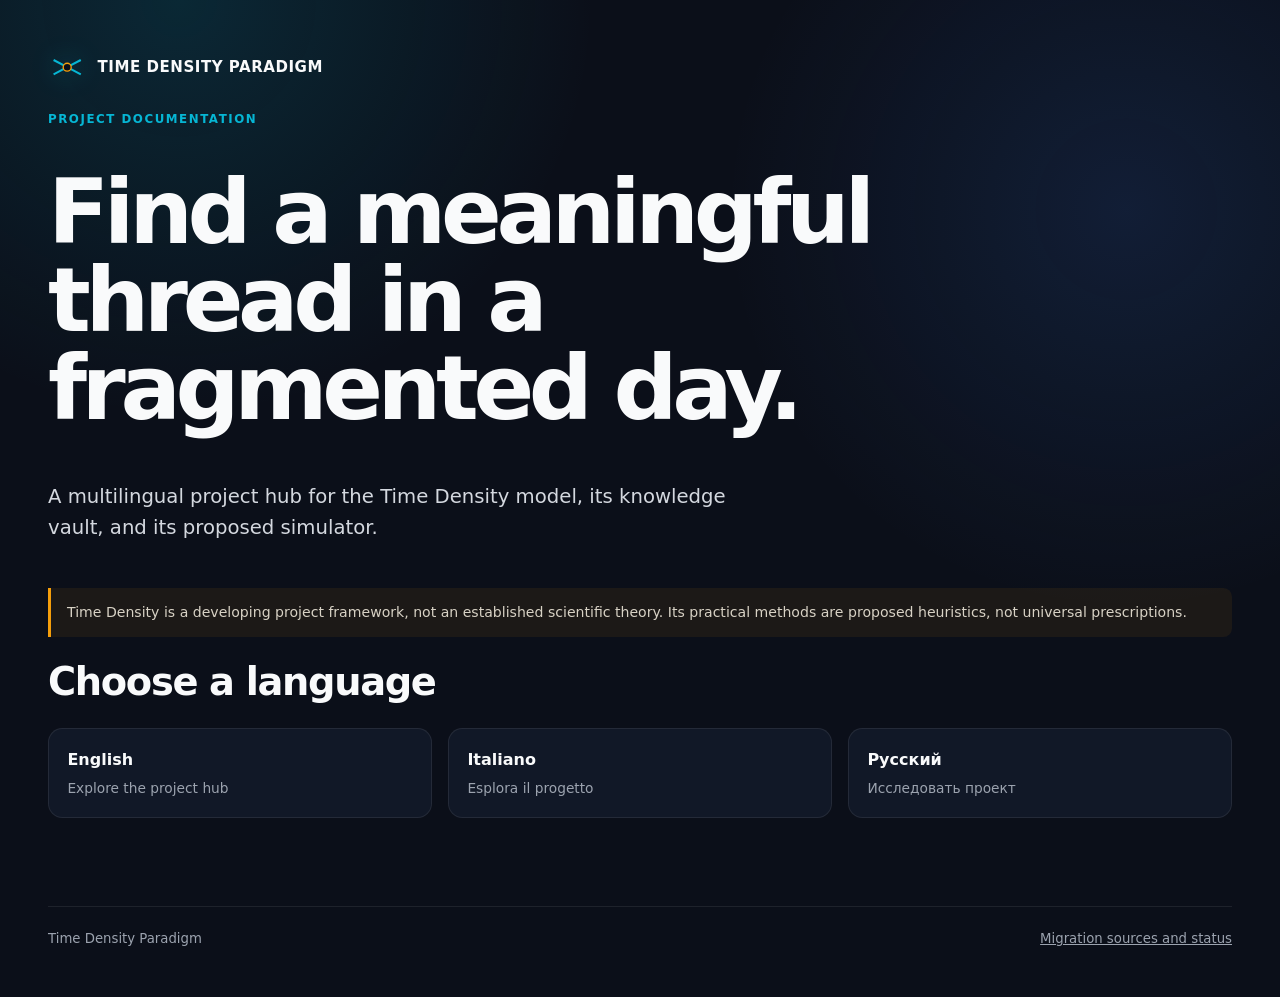
<file: index.html>
<!doctype html>
<html lang="en">
  <head>
    <meta charset="utf-8">
    <meta name="viewport" content="width=device-width, initial-scale=1">
    <meta name="description" content="Project documentation and knowledge base for the Time Density Paradigm.">
    <title>Time Density Paradigm</title>
    <link rel="stylesheet" href="src/components/site.css">
  </head>
  <body>
    <main class="home">
      <a class="brand" href="index.html" aria-label="Time Density Paradigm">
        <svg class="brand-mark" viewBox="0 0 48 48" aria-hidden="true"><defs><linearGradient id="brand-gradient" x1="5" y1="5" x2="43" y2="43"><stop stop-color="#06b6d4"/><stop offset="1" stop-color="#3b82f6"/></linearGradient></defs><path class="ring" d="M7 15 24 24 41 15M7 33l17-9 17 9"/><circle class="core" cx="24" cy="24" r="5"/></svg>
        <span>TIME DENSITY PARADIGM</span>
      </a>
      <p class="eyebrow">Project documentation</p>
      <h1>Find a meaningful thread in a fragmented day.</h1>
      <p class="lead">A multilingual project hub for the Time Density model, its knowledge vault, and its proposed simulator.</p>
      <p class="notice">Time Density is a developing project framework, not an established scientific theory. Its practical methods are proposed heuristics, not universal prescriptions.</p>
      <h2>Choose a language</h2>
      <nav class="language-grid" aria-label="Language selection">
        <a class="language-card" href="src/pages/en/index.html" lang="en"><strong>English</strong><span>Explore the project hub</span></a>
        <a class="language-card" href="src/pages/it/index.html" lang="it"><strong>Italiano</strong><span>Esplora il progetto</span></a>
        <a class="language-card" href="src/pages/ru/index.html" lang="ru"><strong>Русский</strong><span>Исследовать проект</span></a>
      </nav>
      <footer class="site-footer"><span>Time Density Paradigm</span><div class="footer-links"><a href="site-docs/MIGRATION_MANIFEST.md">Migration sources and status</a></div></footer>
    </main>
  </body>
</html>
</file>
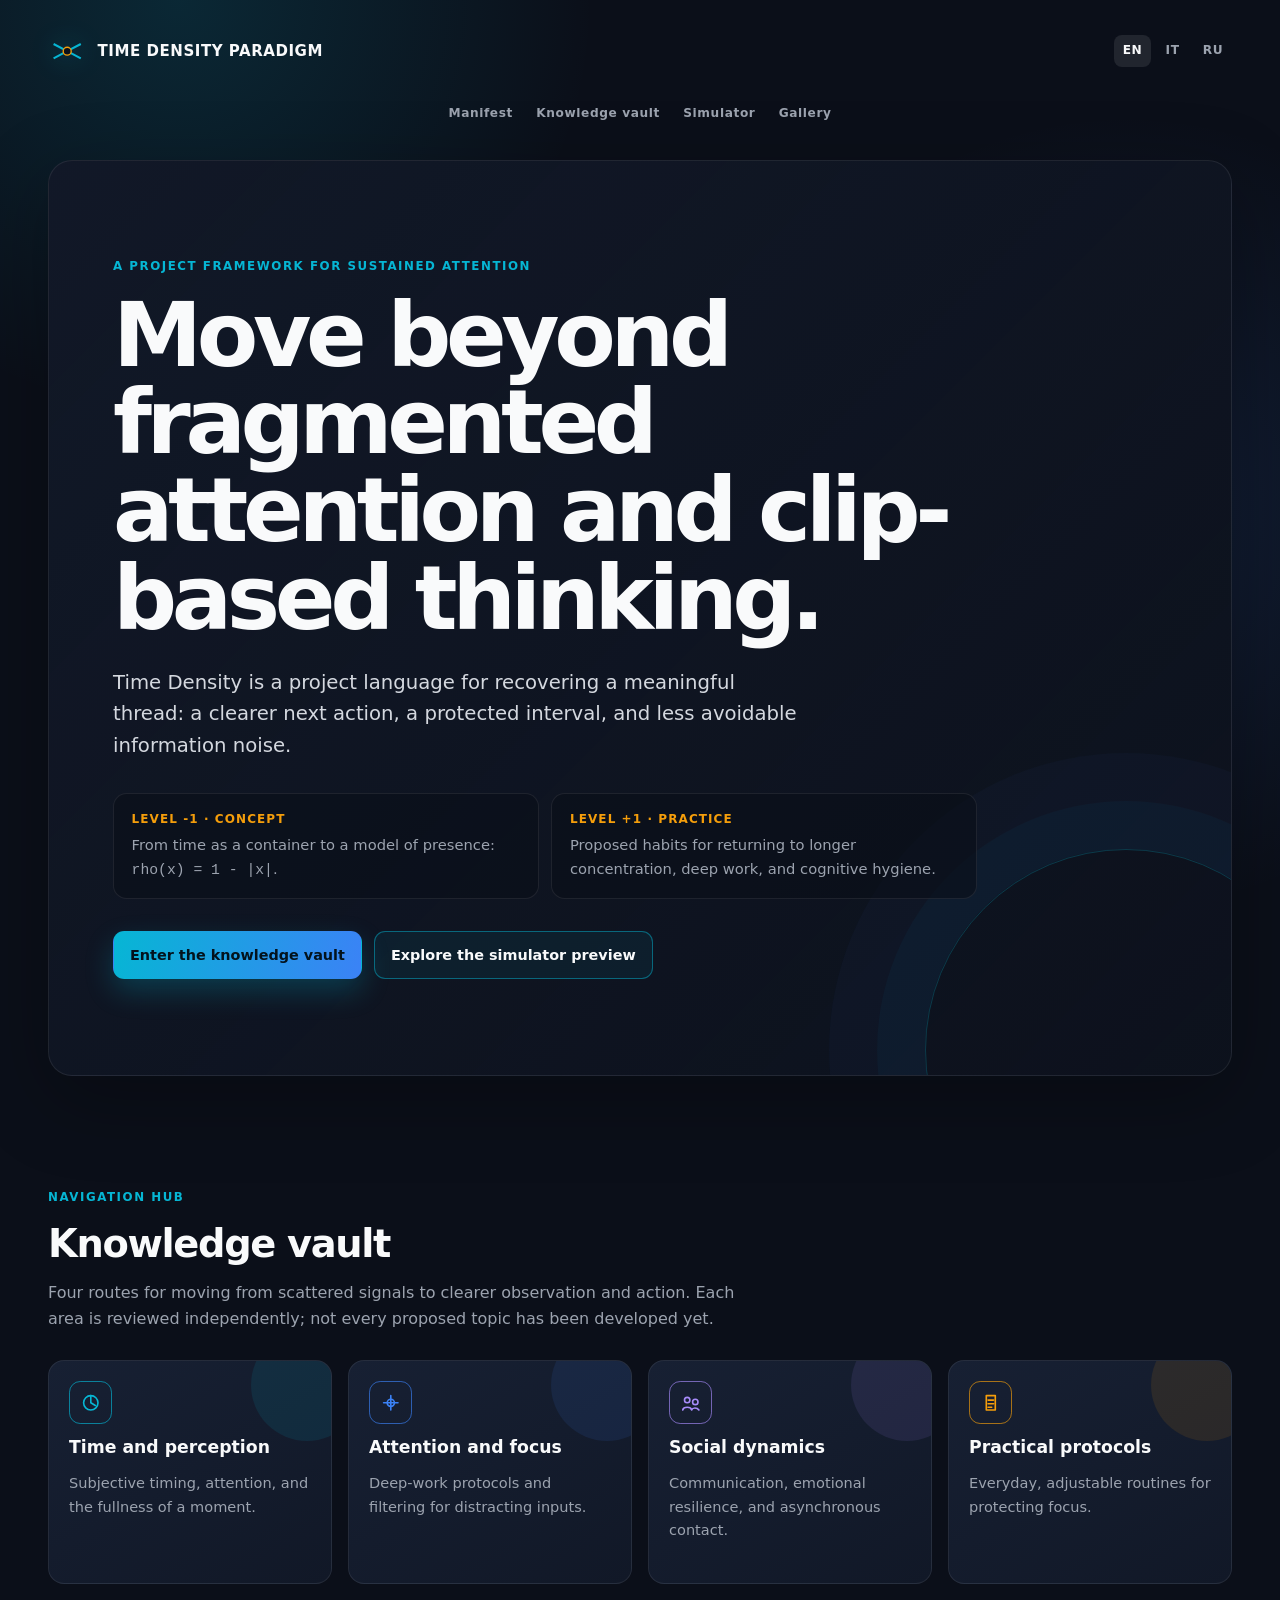
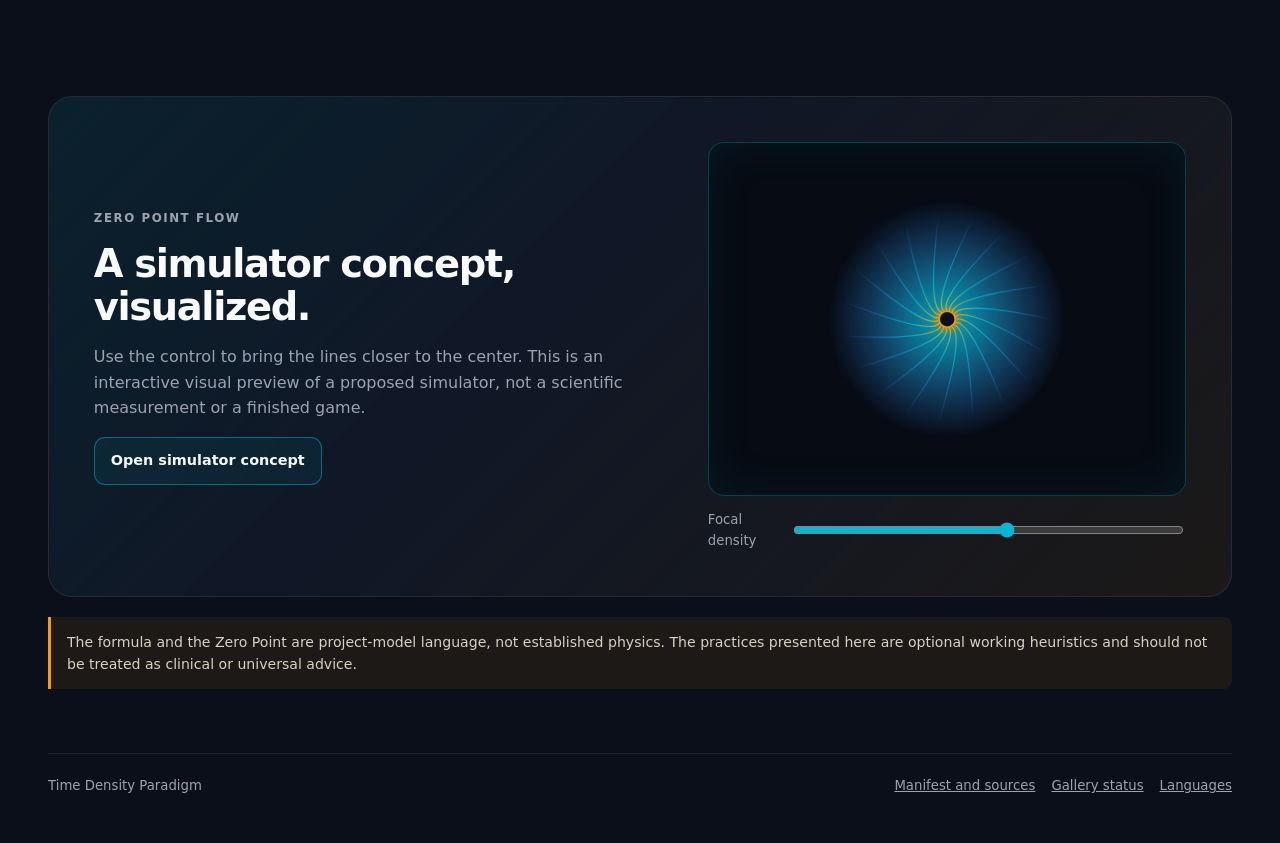
<file: src/pages/en/index.html>
<!doctype html>
<html lang="en">
  <head>
    <meta charset="utf-8">
    <meta name="viewport" content="width=device-width, initial-scale=1">
    <meta name="description" content="Time Density Paradigm: a project hub for sustained attention, knowledge articles, and a proposed simulator.">
    <title>Time Density Paradigm — English</title>
    <link rel="stylesheet" href="../../components/site.css">
  </head>
  <body>
    <main class="page">
      <header class="site-header">
        <a class="brand" href="../../../index.html" aria-label="Time Density Paradigm home">
          <svg class="brand-mark" viewBox="0 0 48 48" aria-hidden="true"><defs><linearGradient id="brand-gradient" x1="5" y1="5" x2="43" y2="43"><stop stop-color="#06b6d4"/><stop offset="1" stop-color="#3b82f6"/></linearGradient></defs><path class="ring" d="M7 15 24 24 41 15M7 33l17-9 17 9"/><circle class="core" cx="24" cy="24" r="5"/></svg>
          <span>TIME DENSITY PARADIGM</span>
        </a>
        <nav class="language-switcher" aria-label="Language selection">
          <a href="index.html" lang="en" aria-current="page">EN</a><a href="../it/index.html" lang="it">IT</a><a href="../ru/index.html" lang="ru">RU</a>
        </nav>
      </header>
      <nav class="main-nav" aria-label="Primary navigation">
        <a href="#manifest">Manifest</a><a href="#vault">Knowledge vault</a><a href="#simulator">Simulator</a><a href="#gallery">Gallery</a>
      </nav>

      <section class="hero" aria-labelledby="hero-title">
        <p class="eyebrow">A project framework for sustained attention</p>
        <h1 id="hero-title">Move beyond fragmented attention and clip-based thinking.</h1>
        <p class="lead">Time Density is a project language for recovering a meaningful thread: a clearer next action, a protected interval, and less avoidable information noise.</p>
        <div class="level-grid">
          <article class="level-card"><strong>Level -1 · Concept</strong><p>From time as a container to a model of presence: <code>rho(x) = 1 - |x|</code>.</p></article>
          <article class="level-card"><strong>Level +1 · Practice</strong><p>Proposed habits for returning to longer concentration, deep work, and cognitive hygiene.</p></article>
        </div>
        <div class="cta-group">
          <a class="button button-primary" href="../../../site-docs/02_KNOWLEDGE_VAULT/01_TIME_AND_PERCEPTION/README.md">Enter the knowledge vault</a>
          <a class="button button-secondary" href="#simulator">Explore the simulator preview</a>
        </div>
      </section>

      <section class="section" id="vault" aria-labelledby="vault-title">
        <p class="eyebrow">Navigation hub</p>
        <h2 id="vault-title">Knowledge vault</h2>
        <p class="section-intro">Four routes for moving from scattered signals to clearer observation and action. Each area is reviewed independently; not every proposed topic has been developed yet.</p>
        <div class="vault-grid">
          <a class="vault-card" style="--card-accent:#06b6d4" href="../../../site-docs/02_KNOWLEDGE_VAULT/01_TIME_AND_PERCEPTION/README.md"><span class="vault-icon"><svg viewBox="0 0 24 24" aria-hidden="true"><circle cx="12" cy="12" r="8"/><path d="M12 4v8l5 3"/></svg></span><h3>Time and perception</h3><p>Subjective timing, attention, and the fullness of a moment.</p></a>
          <a class="vault-card" style="--card-accent:#3b82f6" href="../../../site-docs/02_KNOWLEDGE_VAULT/02_ATTENTION_AND_FOCUS/README.md"><span class="vault-icon"><svg viewBox="0 0 24 24" aria-hidden="true"><path d="M4 12h16M12 4v16"/><circle cx="12" cy="12" r="4"/></svg></span><h3>Attention and focus</h3><p>Deep-work protocols and filtering for distracting inputs.</p></a>
          <a class="vault-card" style="--card-accent:#a78bfa" href="../../../site-docs/02_KNOWLEDGE_VAULT/03_SOCIAL_DYNAMICS/README.md"><span class="vault-icon"><svg viewBox="0 0 24 24" aria-hidden="true"><circle cx="8" cy="9" r="3"/><circle cx="17" cy="11" r="3"/><path d="M3 20c1-4 9-4 10 0M13 20c1-3 6-3 8 0"/></svg></span><h3>Social dynamics</h3><p>Communication, emotional resilience, and asynchronous contact.</p></a>
          <a class="vault-card" style="--card-accent:#f59e0b" href="../../../site-docs/02_KNOWLEDGE_VAULT/04_PRACTICAL_PROTOCOLS/README.md"><span class="vault-icon"><svg viewBox="0 0 24 24" aria-hidden="true"><path d="M7 4h10v16H7zM9 9h6M9 13h6M9 17h4"/></svg></span><h3>Practical protocols</h3><p>Everyday, adjustable routines for protecting focus.</p></a>
        </div>
      </section>

      <section class="section simulator" id="simulator" aria-labelledby="simulator-title">
        <div class="simulator-copy">
          <p class="eyebrow">Zero Point Flow</p>
          <h2 id="simulator-title">A simulator concept, visualized.</h2>
          <p>Use the control to bring the lines closer to the center. This is an interactive visual preview of a proposed simulator, not a scientific measurement or a finished game.</p>
          <a class="button button-secondary" href="../../../site-docs/03_GAME_SIMULATOR/README.md">Open simulator concept</a>
        </div>
        <div class="simulator-visual" data-flow-preview>
          <canvas class="flow-canvas" role="img" aria-label="Interactive visualization of lines converging toward a central zero point"></canvas>
          <label class="flow-control">Focal density <input type="range" min="0" max="1" value="0.55" step="0.05"></label>
        </div>
      </section>

      <p class="notice" id="manifest">The formula and the Zero Point are project-model language, not established physics. The practices presented here are optional working heuristics and should not be treated as clinical or universal advice.</p>
      <footer class="site-footer" id="gallery"><span>Time Density Paradigm</span><div class="footer-links"><a href="../../../site-docs/MIGRATION_MANIFEST.md">Manifest and sources</a><a href="../../../site-docs/05_MEDIA_GALLERY/README.md">Gallery status</a><a href="../../../index.html">Languages</a></div></footer>
    </main>
    <script src="../../components/zero-point-flow.js"></script>
  </body>
</html>
</file>
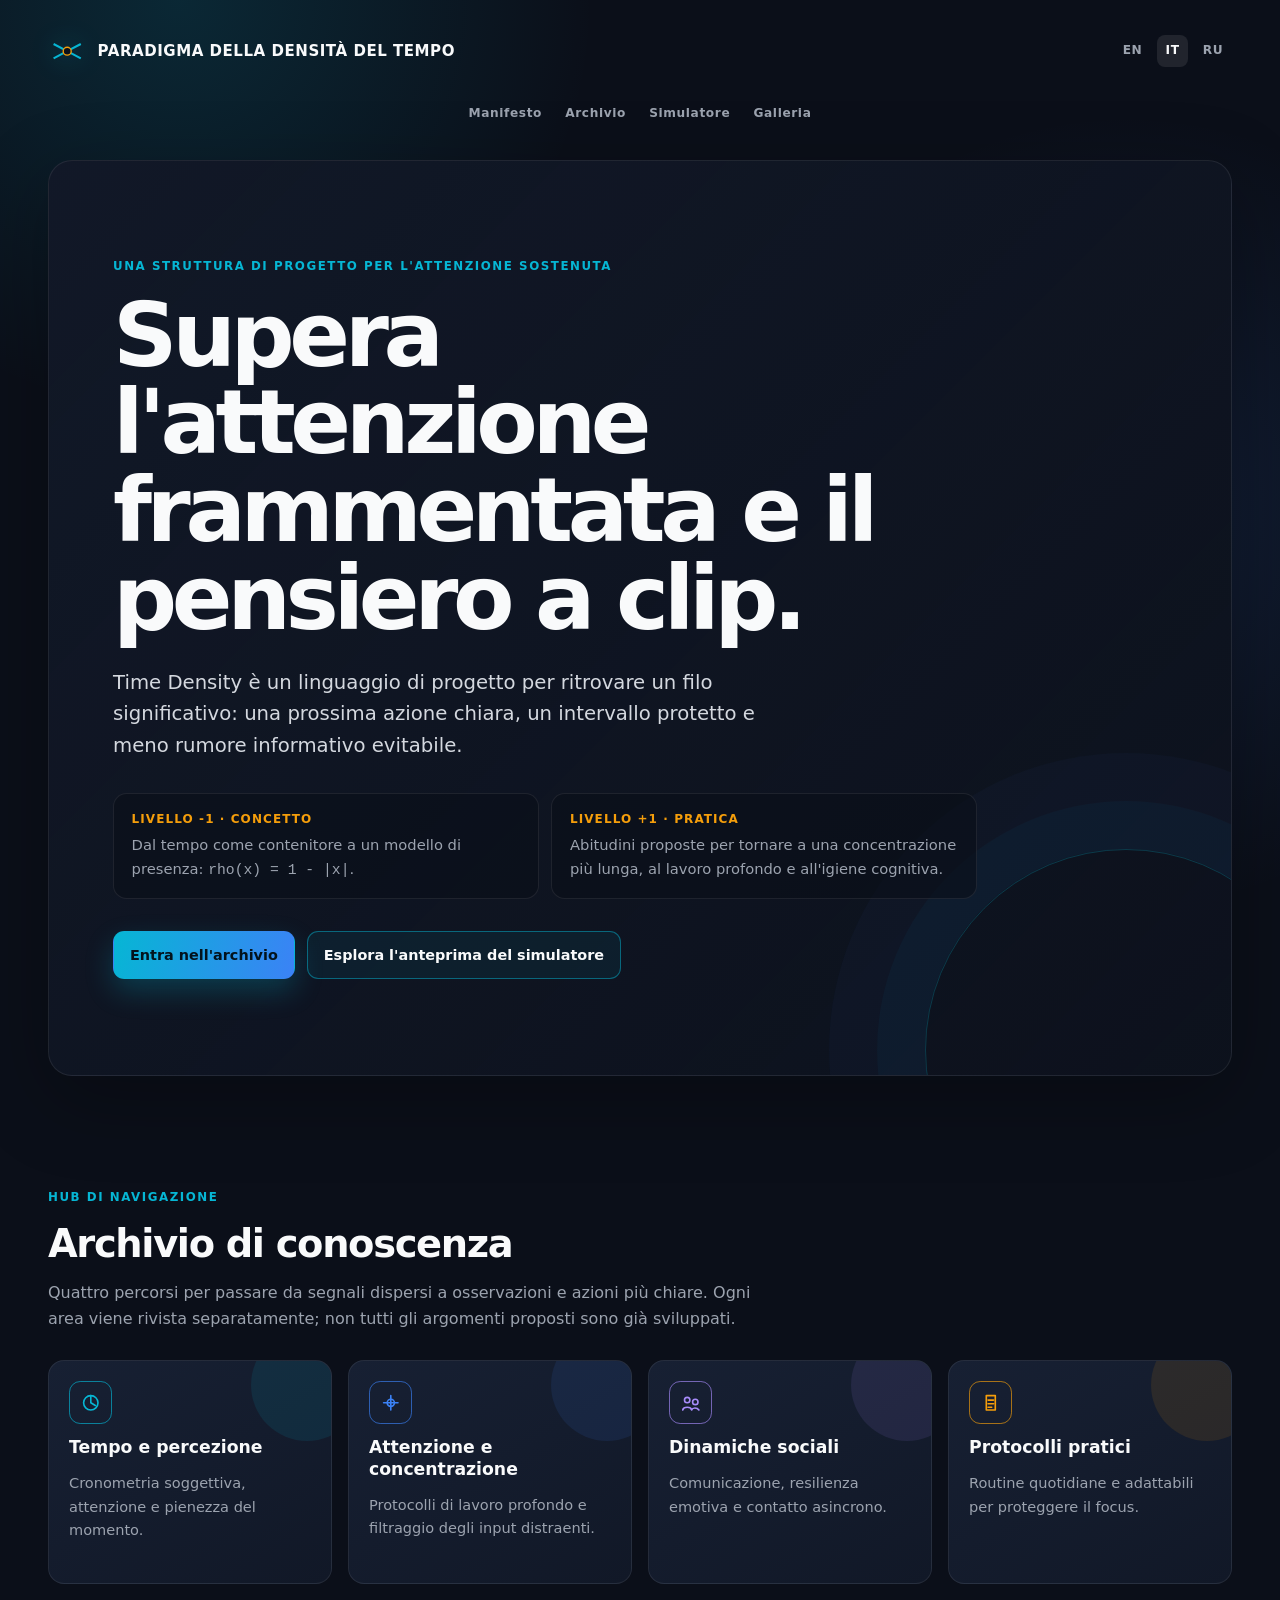
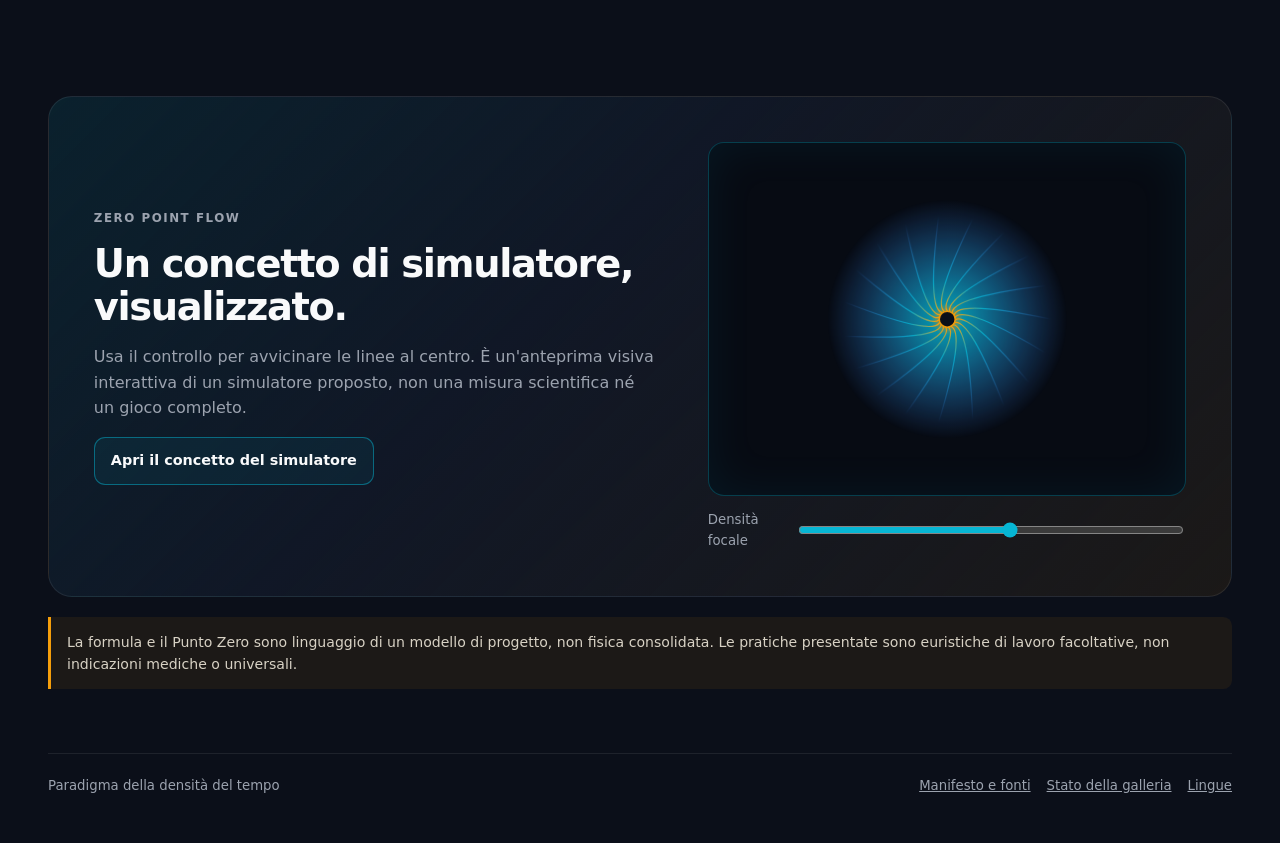
<file: src/pages/it/index.html>
<!doctype html>
<html lang="it">
  <head>
    <meta charset="utf-8">
    <meta name="viewport" content="width=device-width, initial-scale=1">
    <meta name="description" content="Time Density Paradigm: un hub di progetto per l'attenzione sostenuta, l'archivio di conoscenza e un simulatore proposto.">
    <title>Paradigma della densità del tempo — Italiano</title>
    <link rel="stylesheet" href="../../components/site.css">
  </head>
  <body>
    <main class="page">
      <header class="site-header">
        <a class="brand" href="../../../index.html" aria-label="Pagina iniziale del Paradigma della densità del tempo">
          <svg class="brand-mark" viewBox="0 0 48 48" aria-hidden="true"><defs><linearGradient id="brand-gradient" x1="5" y1="5" x2="43" y2="43"><stop stop-color="#06b6d4"/><stop offset="1" stop-color="#3b82f6"/></linearGradient></defs><path class="ring" d="M7 15 24 24 41 15M7 33l17-9 17 9"/><circle class="core" cx="24" cy="24" r="5"/></svg>
          <span>PARADIGMA DELLA DENSITÀ DEL TEMPO</span>
        </a>
        <nav class="language-switcher" aria-label="Selezione della lingua">
          <a href="../en/index.html" lang="en">EN</a><a href="index.html" lang="it" aria-current="page">IT</a><a href="../ru/index.html" lang="ru">RU</a>
        </nav>
      </header>
      <nav class="main-nav" aria-label="Navigazione principale">
        <a href="#manifest">Manifesto</a><a href="#vault">Archivio</a><a href="#simulator">Simulatore</a><a href="#gallery">Galleria</a>
      </nav>

      <section class="hero" aria-labelledby="hero-title">
        <p class="eyebrow">Una struttura di progetto per l'attenzione sostenuta</p>
        <h1 id="hero-title">Supera l'attenzione frammentata e il pensiero a clip.</h1>
        <p class="lead">Time Density è un linguaggio di progetto per ritrovare un filo significativo: una prossima azione chiara, un intervallo protetto e meno rumore informativo evitabile.</p>
        <div class="level-grid">
          <article class="level-card"><strong>Livello -1 · Concetto</strong><p>Dal tempo come contenitore a un modello di presenza: <code>rho(x) = 1 - |x|</code>.</p></article>
          <article class="level-card"><strong>Livello +1 · Pratica</strong><p>Abitudini proposte per tornare a una concentrazione più lunga, al lavoro profondo e all'igiene cognitiva.</p></article>
        </div>
        <div class="cta-group">
          <a class="button button-primary" href="../../../site-docs/02_KNOWLEDGE_VAULT/01_TIME_AND_PERCEPTION/README.md">Entra nell'archivio</a>
          <a class="button button-secondary" href="#simulator">Esplora l'anteprima del simulatore</a>
        </div>
      </section>

      <section class="section" id="vault" aria-labelledby="vault-title">
        <p class="eyebrow">Hub di navigazione</p>
        <h2 id="vault-title">Archivio di conoscenza</h2>
        <p class="section-intro">Quattro percorsi per passare da segnali dispersi a osservazioni e azioni più chiare. Ogni area viene rivista separatamente; non tutti gli argomenti proposti sono già sviluppati.</p>
        <div class="vault-grid">
          <a class="vault-card" style="--card-accent:#06b6d4" href="../../../site-docs/02_KNOWLEDGE_VAULT/01_TIME_AND_PERCEPTION/README.md"><span class="vault-icon"><svg viewBox="0 0 24 24" aria-hidden="true"><circle cx="12" cy="12" r="8"/><path d="M12 4v8l5 3"/></svg></span><h3>Tempo e percezione</h3><p>Cronometria soggettiva, attenzione e pienezza del momento.</p></a>
          <a class="vault-card" style="--card-accent:#3b82f6" href="../../../site-docs/02_KNOWLEDGE_VAULT/02_ATTENTION_AND_FOCUS/README.md"><span class="vault-icon"><svg viewBox="0 0 24 24" aria-hidden="true"><path d="M4 12h16M12 4v16"/><circle cx="12" cy="12" r="4"/></svg></span><h3>Attenzione e concentrazione</h3><p>Protocolli di lavoro profondo e filtraggio degli input distraenti.</p></a>
          <a class="vault-card" style="--card-accent:#a78bfa" href="../../../site-docs/02_KNOWLEDGE_VAULT/03_SOCIAL_DYNAMICS/README.md"><span class="vault-icon"><svg viewBox="0 0 24 24" aria-hidden="true"><circle cx="8" cy="9" r="3"/><circle cx="17" cy="11" r="3"/><path d="M3 20c1-4 9-4 10 0M13 20c1-3 6-3 8 0"/></svg></span><h3>Dinamiche sociali</h3><p>Comunicazione, resilienza emotiva e contatto asincrono.</p></a>
          <a class="vault-card" style="--card-accent:#f59e0b" href="../../../site-docs/02_KNOWLEDGE_VAULT/04_PRACTICAL_PROTOCOLS/README.md"><span class="vault-icon"><svg viewBox="0 0 24 24" aria-hidden="true"><path d="M7 4h10v16H7zM9 9h6M9 13h6M9 17h4"/></svg></span><h3>Protocolli pratici</h3><p>Routine quotidiane e adattabili per proteggere il focus.</p></a>
        </div>
      </section>

      <section class="section simulator" id="simulator" aria-labelledby="simulator-title">
        <div class="simulator-copy">
          <p class="eyebrow">Zero Point Flow</p>
          <h2 id="simulator-title">Un concetto di simulatore, visualizzato.</h2>
          <p>Usa il controllo per avvicinare le linee al centro. È un'anteprima visiva interattiva di un simulatore proposto, non una misura scientifica né un gioco completo.</p>
          <a class="button button-secondary" href="../../../site-docs/03_GAME_SIMULATOR/README.md">Apri il concetto del simulatore</a>
        </div>
        <div class="simulator-visual" data-flow-preview>
          <canvas class="flow-canvas" role="img" aria-label="Visualizzazione interattiva di linee che convergono verso un Punto Zero centrale"></canvas>
          <label class="flow-control">Densità focale <input type="range" min="0" max="1" value="0.55" step="0.05"></label>
        </div>
      </section>

      <p class="notice" id="manifest">La formula e il Punto Zero sono linguaggio di un modello di progetto, non fisica consolidata. Le pratiche presentate sono euristiche di lavoro facoltative, non indicazioni mediche o universali.</p>
      <footer class="site-footer" id="gallery"><span>Paradigma della densità del tempo</span><div class="footer-links"><a href="../../../site-docs/MIGRATION_MANIFEST.md">Manifesto e fonti</a><a href="../../../site-docs/05_MEDIA_GALLERY/README.md">Stato della galleria</a><a href="../../../index.html">Lingue</a></div></footer>
    </main>
    <script src="../../components/zero-point-flow.js"></script>
  </body>
</html>
</file>
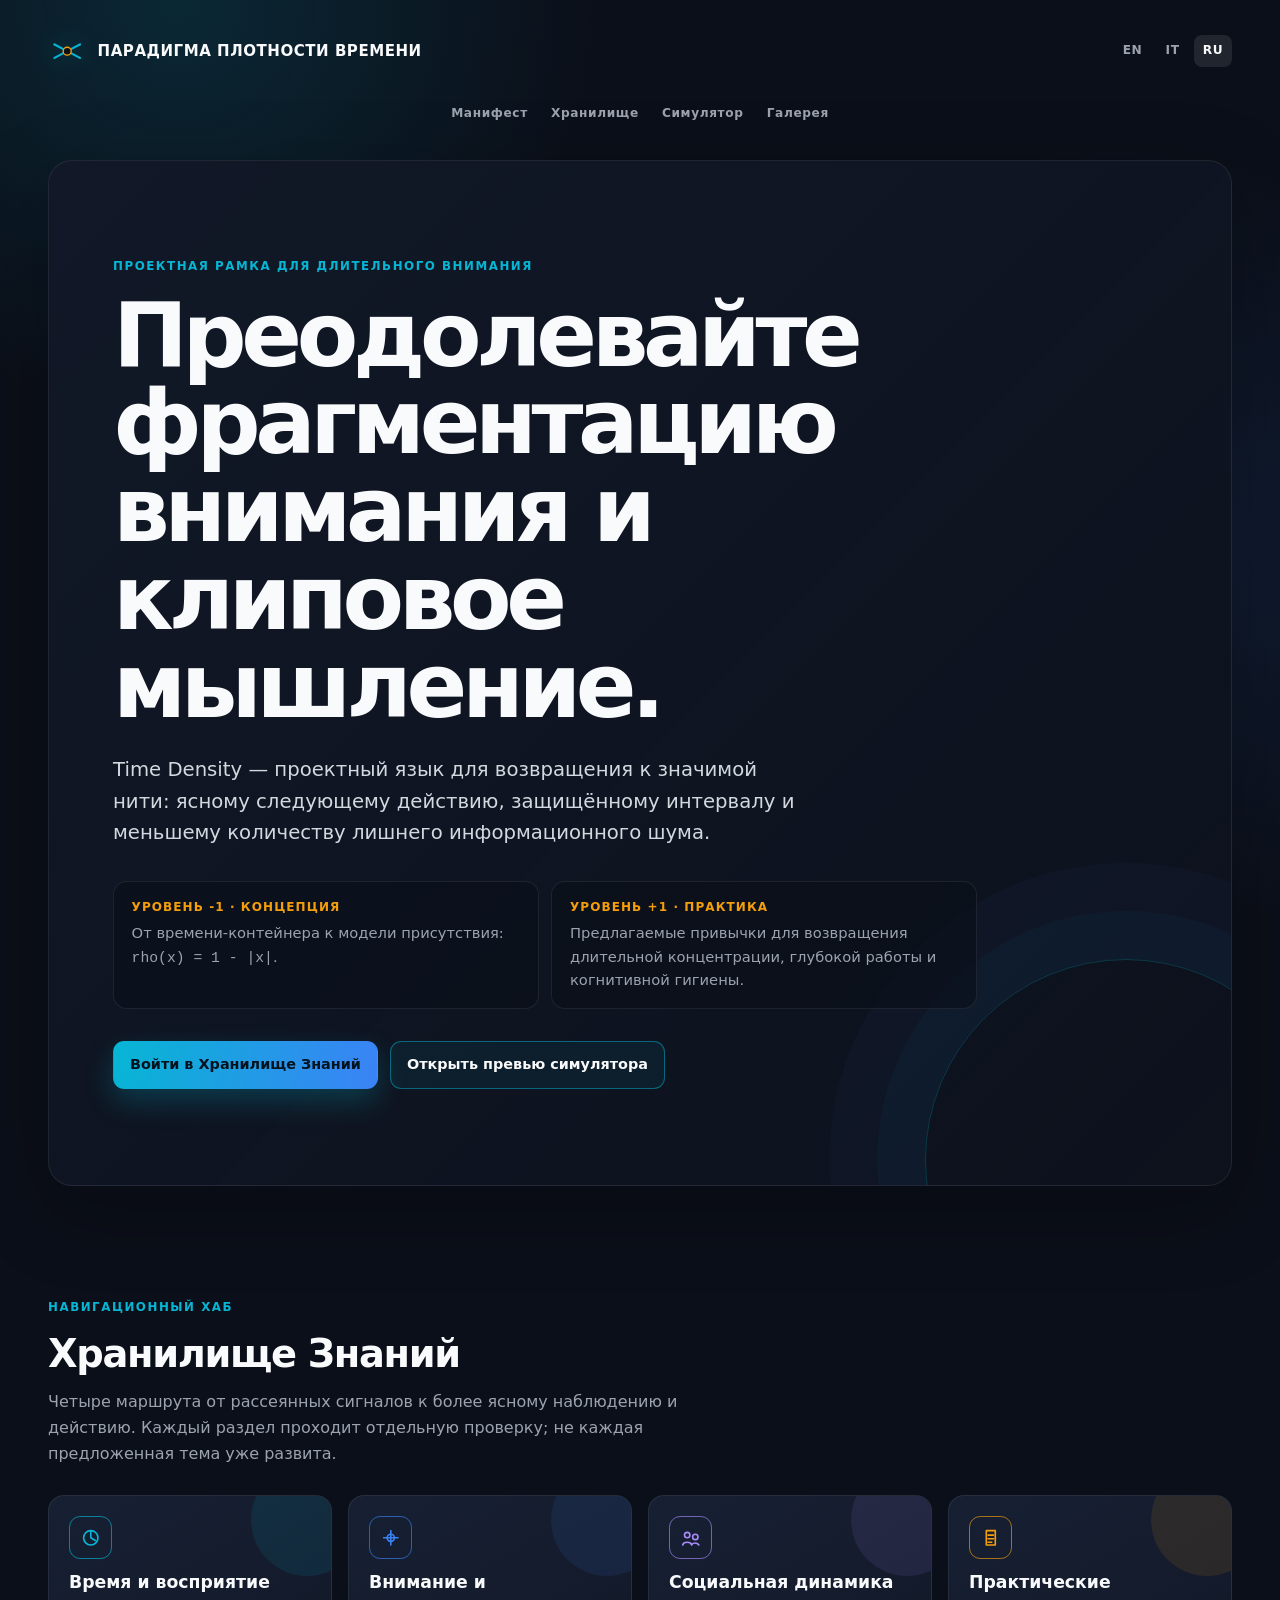
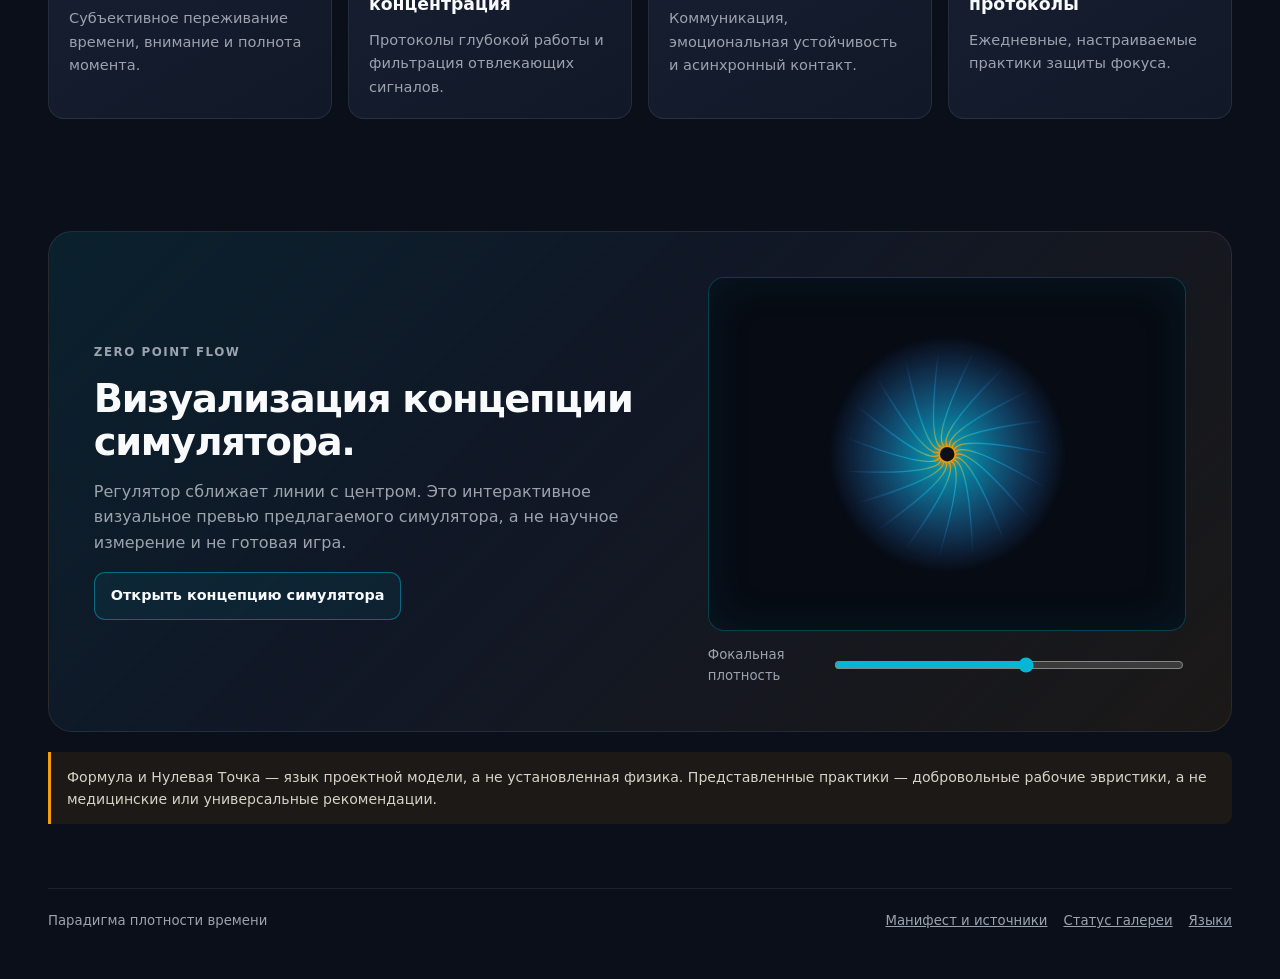
<file: src/pages/ru/index.html>
<!doctype html>
<html lang="ru">
  <head>
    <meta charset="utf-8">
    <meta name="viewport" content="width=device-width, initial-scale=1">
    <meta name="description" content="Парадигма плотности времени: проектный хаб для длительного внимания, Хранилища Знаний и предлагаемого симулятора.">
    <title>Парадигма плотности времени — русский</title>
    <link rel="stylesheet" href="../../components/site.css">
  </head>
  <body>
    <main class="page">
      <header class="site-header">
        <a class="brand" href="../../../index.html" aria-label="Главная Парадигмы плотности времени">
          <svg class="brand-mark" viewBox="0 0 48 48" aria-hidden="true"><defs><linearGradient id="brand-gradient" x1="5" y1="5" x2="43" y2="43"><stop stop-color="#06b6d4"/><stop offset="1" stop-color="#3b82f6"/></linearGradient></defs><path class="ring" d="M7 15 24 24 41 15M7 33l17-9 17 9"/><circle class="core" cx="24" cy="24" r="5"/></svg>
          <span>ПАРАДИГМА ПЛОТНОСТИ ВРЕМЕНИ</span>
        </a>
        <nav class="language-switcher" aria-label="Выбор языка">
          <a href="../en/index.html" lang="en">EN</a><a href="../it/index.html" lang="it">IT</a><a href="index.html" lang="ru" aria-current="page">RU</a>
        </nav>
      </header>
      <nav class="main-nav" aria-label="Основная навигация">
        <a href="#manifest">Манифест</a><a href="#vault">Хранилище</a><a href="#simulator">Симулятор</a><a href="#gallery">Галерея</a>
      </nav>

      <section class="hero" aria-labelledby="hero-title">
        <p class="eyebrow">Проектная рамка для длительного внимания</p>
        <h1 id="hero-title">Преодолевайте фрагментацию внимания и клиповое мышление.</h1>
        <p class="lead">Time Density — проектный язык для возвращения к значимой нити: ясному следующему действию, защищённому интервалу и меньшему количеству лишнего информационного шума.</p>
        <div class="level-grid">
          <article class="level-card"><strong>Уровень -1 · Концепция</strong><p>От времени-контейнера к модели присутствия: <code>rho(x) = 1 - |x|</code>.</p></article>
          <article class="level-card"><strong>Уровень +1 · Практика</strong><p>Предлагаемые привычки для возвращения длительной концентрации, глубокой работы и когнитивной гигиены.</p></article>
        </div>
        <div class="cta-group">
          <a class="button button-primary" href="../../../site-docs/02_KNOWLEDGE_VAULT/01_TIME_AND_PERCEPTION/README.md">Войти в Хранилище Знаний</a>
          <a class="button button-secondary" href="#simulator">Открыть превью симулятора</a>
        </div>
      </section>

      <section class="section" id="vault" aria-labelledby="vault-title">
        <p class="eyebrow">Навигационный хаб</p>
        <h2 id="vault-title">Хранилище Знаний</h2>
        <p class="section-intro">Четыре маршрута от рассеянных сигналов к более ясному наблюдению и действию. Каждый раздел проходит отдельную проверку; не каждая предложенная тема уже развита.</p>
        <div class="vault-grid">
          <a class="vault-card" style="--card-accent:#06b6d4" href="../../../site-docs/02_KNOWLEDGE_VAULT/01_TIME_AND_PERCEPTION/README.md"><span class="vault-icon"><svg viewBox="0 0 24 24" aria-hidden="true"><circle cx="12" cy="12" r="8"/><path d="M12 4v8l5 3"/></svg></span><h3>Время и восприятие</h3><p>Субъективное переживание времени, внимание и полнота момента.</p></a>
          <a class="vault-card" style="--card-accent:#3b82f6" href="../../../site-docs/02_KNOWLEDGE_VAULT/02_ATTENTION_AND_FOCUS/README.md"><span class="vault-icon"><svg viewBox="0 0 24 24" aria-hidden="true"><path d="M4 12h16M12 4v16"/><circle cx="12" cy="12" r="4"/></svg></span><h3>Внимание и концентрация</h3><p>Протоколы глубокой работы и фильтрация отвлекающих сигналов.</p></a>
          <a class="vault-card" style="--card-accent:#a78bfa" href="../../../site-docs/02_KNOWLEDGE_VAULT/03_SOCIAL_DYNAMICS/README.md"><span class="vault-icon"><svg viewBox="0 0 24 24" aria-hidden="true"><circle cx="8" cy="9" r="3"/><circle cx="17" cy="11" r="3"/><path d="M3 20c1-4 9-4 10 0M13 20c1-3 6-3 8 0"/></svg></span><h3>Социальная динамика</h3><p>Коммуникация, эмоциональная устойчивость и асинхронный контакт.</p></a>
          <a class="vault-card" style="--card-accent:#f59e0b" href="../../../site-docs/02_KNOWLEDGE_VAULT/04_PRACTICAL_PROTOCOLS/README.md"><span class="vault-icon"><svg viewBox="0 0 24 24" aria-hidden="true"><path d="M7 4h10v16H7zM9 9h6M9 13h6M9 17h4"/></svg></span><h3>Практические протоколы</h3><p>Ежедневные, настраиваемые практики защиты фокуса.</p></a>
        </div>
      </section>

      <section class="section simulator" id="simulator" aria-labelledby="simulator-title">
        <div class="simulator-copy">
          <p class="eyebrow">Zero Point Flow</p>
          <h2 id="simulator-title">Визуализация концепции симулятора.</h2>
          <p>Регулятор сближает линии с центром. Это интерактивное визуальное превью предлагаемого симулятора, а не научное измерение и не готовая игра.</p>
          <a class="button button-secondary" href="../../../site-docs/03_GAME_SIMULATOR/README.md">Открыть концепцию симулятора</a>
        </div>
        <div class="simulator-visual" data-flow-preview>
          <canvas class="flow-canvas" role="img" aria-label="Интерактивная визуализация линий, сходящихся к центральной Нулевой Точке"></canvas>
          <label class="flow-control">Фокальная плотность <input type="range" min="0" max="1" value="0.55" step="0.05"></label>
        </div>
      </section>

      <p class="notice" id="manifest">Формула и Нулевая Точка — язык проектной модели, а не установленная физика. Представленные практики — добровольные рабочие эвристики, а не медицинские или универсальные рекомендации.</p>
      <footer class="site-footer" id="gallery"><span>Парадигма плотности времени</span><div class="footer-links"><a href="../../../site-docs/MIGRATION_MANIFEST.md">Манифест и источники</a><a href="../../../site-docs/05_MEDIA_GALLERY/README.md">Статус галереи</a><a href="../../../index.html">Языки</a></div></footer>
    </main>
    <script src="../../components/zero-point-flow.js"></script>
  </body>
</html>
</file>
<file: src/components/site.css>
:root {
  color-scheme: dark;
  --zero: #0b0f19;
  --surface: #111827;
  --surface-raised: #172033;
  --line: rgb(255 255 255 / 8%);
  --ink: #f9fafb;
  --muted: #9ca3af;
  --cyan: #06b6d4;
  --blue: #3b82f6;
  --amber: #f59e0b;
  font-family: Inter, ui-sans-serif, system-ui, -apple-system, BlinkMacSystemFont, "Segoe UI", sans-serif;
  background: var(--zero);
  color: var(--ink);
  font-synthesis: none;
  text-rendering: optimizeLegibility;
}

* {
  box-sizing: border-box;
}

html {
  scroll-behavior: smooth;
}

body {
  min-width: 20rem;
  margin: 0;
  line-height: 1.6;
  background:
    radial-gradient(circle at 14% 0%, rgb(6 182 212 / 15%), transparent 26rem),
    radial-gradient(circle at 88% 21%, rgb(59 130 246 / 13%), transparent 25rem),
    var(--zero);
}

a {
  color: inherit;
}

a:focus-visible,
input:focus-visible {
  outline: 3px solid var(--amber);
  outline-offset: 4px;
}

.home,
.page {
  width: min(74rem, calc(100% - 2.5rem));
  margin: 0 auto;
}

.home {
  min-height: 100vh;
  display: grid;
  align-content: center;
  gap: 1.5rem;
  padding: 3rem 0;
}

.language-grid {
  display: grid;
  grid-template-columns: repeat(3, minmax(0, 1fr));
  gap: 1rem;
}

.language-card {
  display: grid;
  gap: 0.25rem;
  padding: 1.15rem;
  border: 1px solid var(--line);
  border-radius: 0.9rem;
  background: var(--surface);
  color: var(--ink);
  text-decoration: none;
  transition: transform 160ms ease, border-color 160ms ease;
}

.language-card span {
  color: var(--muted);
  font-size: 0.86rem;
}

.language-card:hover {
  transform: translateY(-0.2rem);
  border-color: rgb(6 182 212 / 55%);
}

.page {
  padding: 1.25rem 0 3rem;
}

.site-header {
  display: flex;
  align-items: center;
  justify-content: space-between;
  gap: 1rem;
  padding: 0.75rem 0 1.4rem;
}

.brand {
  display: inline-flex;
  align-items: center;
  gap: 0.7rem;
  text-decoration: none;
  font-size: 0.94rem;
  font-weight: 750;
  letter-spacing: 0.035em;
}

.brand-mark {
  width: 2.4rem;
  height: 2.4rem;
  filter: drop-shadow(0 0 0.8rem rgb(6 182 212 / 38%));
}

.brand-mark .ring {
  fill: none;
  stroke: url(#brand-gradient);
  stroke-width: 2.6;
}

.brand-mark .core {
  fill: var(--zero);
  stroke: var(--amber);
  stroke-width: 1.7;
}

.language-switcher,
.main-nav {
  display: flex;
  align-items: center;
  flex-wrap: wrap;
  gap: 0.35rem;
}

.language-switcher a,
.main-nav a {
  padding: 0.38rem 0.55rem;
  border-radius: 0.5rem;
  color: var(--muted);
  font-size: 0.76rem;
  font-weight: 750;
  letter-spacing: 0.05em;
  text-decoration: none;
}

.language-switcher a[aria-current="page"] {
  color: var(--ink);
  background: rgb(255 255 255 / 9%);
}

.main-nav {
  justify-content: center;
  padding: 0.3rem 0 1.9rem;
}

.main-nav a:hover,
.language-switcher a:hover {
  color: var(--ink);
}

.hero {
  position: relative;
  overflow: hidden;
  padding: clamp(3rem, 8vw, 6rem) clamp(1.35rem, 5vw, 4.5rem);
  border: 1px solid var(--line);
  border-radius: 1.5rem;
  background:
    linear-gradient(135deg, rgb(17 24 39 / 96%), rgb(11 15 25 / 76%)),
    var(--surface);
  box-shadow: 0 1.5rem 5rem rgb(0 0 0 / 28%);
}

.hero::after {
  position: absolute;
  inset: auto -6rem -11rem auto;
  width: 25rem;
  aspect-ratio: 1;
  border: 1px solid rgb(6 182 212 / 24%);
  border-radius: 50%;
  box-shadow: 0 0 0 3rem rgb(6 182 212 / 4%), 0 0 0 6rem rgb(59 130 246 / 3%);
  content: "";
}

.eyebrow {
  position: relative;
  z-index: 1;
  margin: 0 0 1rem;
  color: var(--cyan);
  font-size: 0.74rem;
  font-weight: 800;
  letter-spacing: 0.13em;
  text-transform: uppercase;
}

h1,
h2,
h3,
p {
  position: relative;
  z-index: 1;
}

h1 {
  max-width: 14ch;
  margin: 0;
  font-size: clamp(2.6rem, 7vw, 5.6rem);
  line-height: 0.98;
  letter-spacing: -0.06em;
}

h2 {
  margin: 0;
  font-size: clamp(1.7rem, 3vw, 2.45rem);
  line-height: 1.1;
  letter-spacing: -0.035em;
}

h3 {
  margin: 0;
  font-size: 1.08rem;
  line-height: 1.25;
}

.lead {
  max-width: 43rem;
  margin: 1.5rem 0 0;
  color: #d4d8df;
  font-size: clamp(1.02rem, 1.8vw, 1.23rem);
}

.level-grid {
  position: relative;
  z-index: 1;
  display: grid;
  grid-template-columns: repeat(2, minmax(0, 1fr));
  gap: 0.8rem;
  max-width: 54rem;
  margin: 2rem 0;
}

.level-card {
  padding: 1rem 1.1rem;
  border: 1px solid var(--line);
  border-radius: 0.85rem;
  background: rgb(11 15 25 / 62%);
}

.level-card strong {
  display: block;
  margin-bottom: 0.25rem;
  color: var(--amber);
  font-size: 0.75rem;
  letter-spacing: 0.09em;
  text-transform: uppercase;
}

.level-card p {
  margin: 0;
  color: var(--muted);
  font-size: 0.92rem;
}

.cta-group {
  position: relative;
  z-index: 1;
  display: flex;
  flex-wrap: wrap;
  gap: 0.75rem;
}

.button {
  display: inline-flex;
  align-items: center;
  justify-content: center;
  min-height: 3rem;
  padding: 0.7rem 1rem;
  border: 1px solid transparent;
  border-radius: 0.7rem;
  font-size: 0.9rem;
  font-weight: 800;
  text-decoration: none;
  transition: transform 160ms ease, box-shadow 160ms ease, background 160ms ease;
}

.button:hover {
  transform: translateY(-2px);
}

.button-primary {
  color: #03131d;
  background: linear-gradient(105deg, var(--cyan), var(--blue));
  box-shadow: 0 0.75rem 1.8rem rgb(6 182 212 / 24%);
}

.button-secondary {
  border-color: rgb(6 182 212 / 48%);
  background: rgb(6 182 212 / 7%);
}

.section {
  margin-top: clamp(3.8rem, 9vw, 7rem);
}

.section-intro {
  max-width: 44rem;
  margin: 0.9rem 0 1.8rem;
  color: var(--muted);
}

.vault-grid {
  display: grid;
  grid-template-columns: repeat(4, minmax(0, 1fr));
  gap: 1rem;
}

.vault-card {
  position: relative;
  display: flex;
  min-height: 14rem;
  flex-direction: column;
  gap: 0.8rem;
  padding: 1.25rem;
  overflow: hidden;
  border: 1px solid var(--line);
  border-radius: 1rem;
  background: linear-gradient(150deg, var(--surface-raised), var(--surface));
  text-decoration: none;
  transition: transform 180ms ease, border-color 180ms ease, box-shadow 180ms ease;
}

.vault-card::before {
  position: absolute;
  top: -2rem;
  right: -2rem;
  width: 7rem;
  aspect-ratio: 1;
  border-radius: 50%;
  background: var(--card-accent, var(--cyan));
  opacity: 0.1;
  content: "";
}

.vault-card:hover {
  transform: translateY(-0.35rem);
  border-color: color-mix(in srgb, var(--card-accent, var(--cyan)) 55%, transparent);
  box-shadow: 0 1rem 2.5rem rgb(0 0 0 / 25%);
}

.vault-card p {
  margin: 0;
  color: var(--muted);
  font-size: 0.91rem;
}

.vault-icon {
  display: grid;
  width: 2.7rem;
  aspect-ratio: 1;
  place-items: center;
  border: 1px solid color-mix(in srgb, var(--card-accent, var(--cyan)) 65%, transparent);
  border-radius: 0.7rem;
  color: var(--card-accent, var(--cyan));
}

.vault-icon svg {
  width: 1.35rem;
  height: 1.35rem;
  fill: none;
  stroke: currentcolor;
  stroke-width: 1.8;
  stroke-linecap: round;
  stroke-linejoin: round;
}

.simulator {
  display: grid;
  grid-template-columns: minmax(0, 1fr) minmax(18rem, 0.85fr);
  gap: clamp(1.5rem, 4vw, 4rem);
  align-items: center;
  padding: clamp(1.3rem, 4vw, 2.8rem);
  border: 1px solid var(--line);
  border-radius: 1.5rem;
  background: linear-gradient(135deg, rgb(6 182 212 / 11%), rgb(17 24 39 / 96%) 42%, rgb(245 158 11 / 7%));
}

.simulator-copy p {
  max-width: 35rem;
  color: var(--muted);
}

.simulator-visual {
  display: grid;
  gap: 0.8rem;
}

.flow-canvas {
  width: 100%;
  aspect-ratio: 1.35;
  border: 1px solid rgb(6 182 212 / 30%);
  border-radius: 1rem;
  background: #070b13;
  box-shadow: inset 0 0 3rem rgb(6 182 212 / 8%);
}

.flow-control {
  display: flex;
  align-items: center;
  gap: 0.75rem;
  color: var(--muted);
  font-size: 0.83rem;
}

.flow-control input {
  width: 100%;
  accent-color: var(--cyan);
}

.notice {
  margin: 1.25rem 0 0;
  padding: 0.85rem 1rem;
  border-left: 3px solid var(--amber);
  border-radius: 0 0.55rem 0.55rem 0;
  background: rgb(245 158 11 / 7%);
  color: #d8d2c5;
  font-size: 0.88rem;
}

.site-footer {
  display: flex;
  flex-wrap: wrap;
  justify-content: space-between;
  gap: 1rem;
  margin-top: 4rem;
  padding-top: 1.3rem;
  border-top: 1px solid var(--line);
  color: var(--muted);
  font-size: 0.83rem;
}

.footer-links {
  display: flex;
  flex-wrap: wrap;
  gap: 1rem;
}

.site-footer a {
  color: var(--muted);
}

.site-footer a:hover {
  color: var(--ink);
}

@media (max-width: 48rem) {
  .site-header {
    align-items: flex-start;
  }

  .main-nav {
    justify-content: flex-start;
    overflow-x: auto;
    flex-wrap: nowrap;
    padding-bottom: 1.25rem;
  }

  .level-grid,
  .simulator {
    grid-template-columns: 1fr;
  }

  .vault-grid {
    grid-template-columns: repeat(2, minmax(0, 1fr));
  }

  .language-grid {
    grid-template-columns: 1fr;
  }
}

@media (max-width: 31rem) {
  .home,
  .page {
    width: min(100% - 1.5rem, 74rem);
  }

  .site-header {
    flex-direction: column;
  }

  .vault-grid {
    grid-template-columns: 1fr;
  }

  .hero {
    border-radius: 1rem;
  }
}

@media (prefers-reduced-motion: reduce) {
  html {
    scroll-behavior: auto;
  }

  *,
  *::before,
  *::after {
    transition-duration: 0.01ms !important;
    animation-duration: 0.01ms !important;
    animation-iteration-count: 1 !important;
  }
}
</file>
